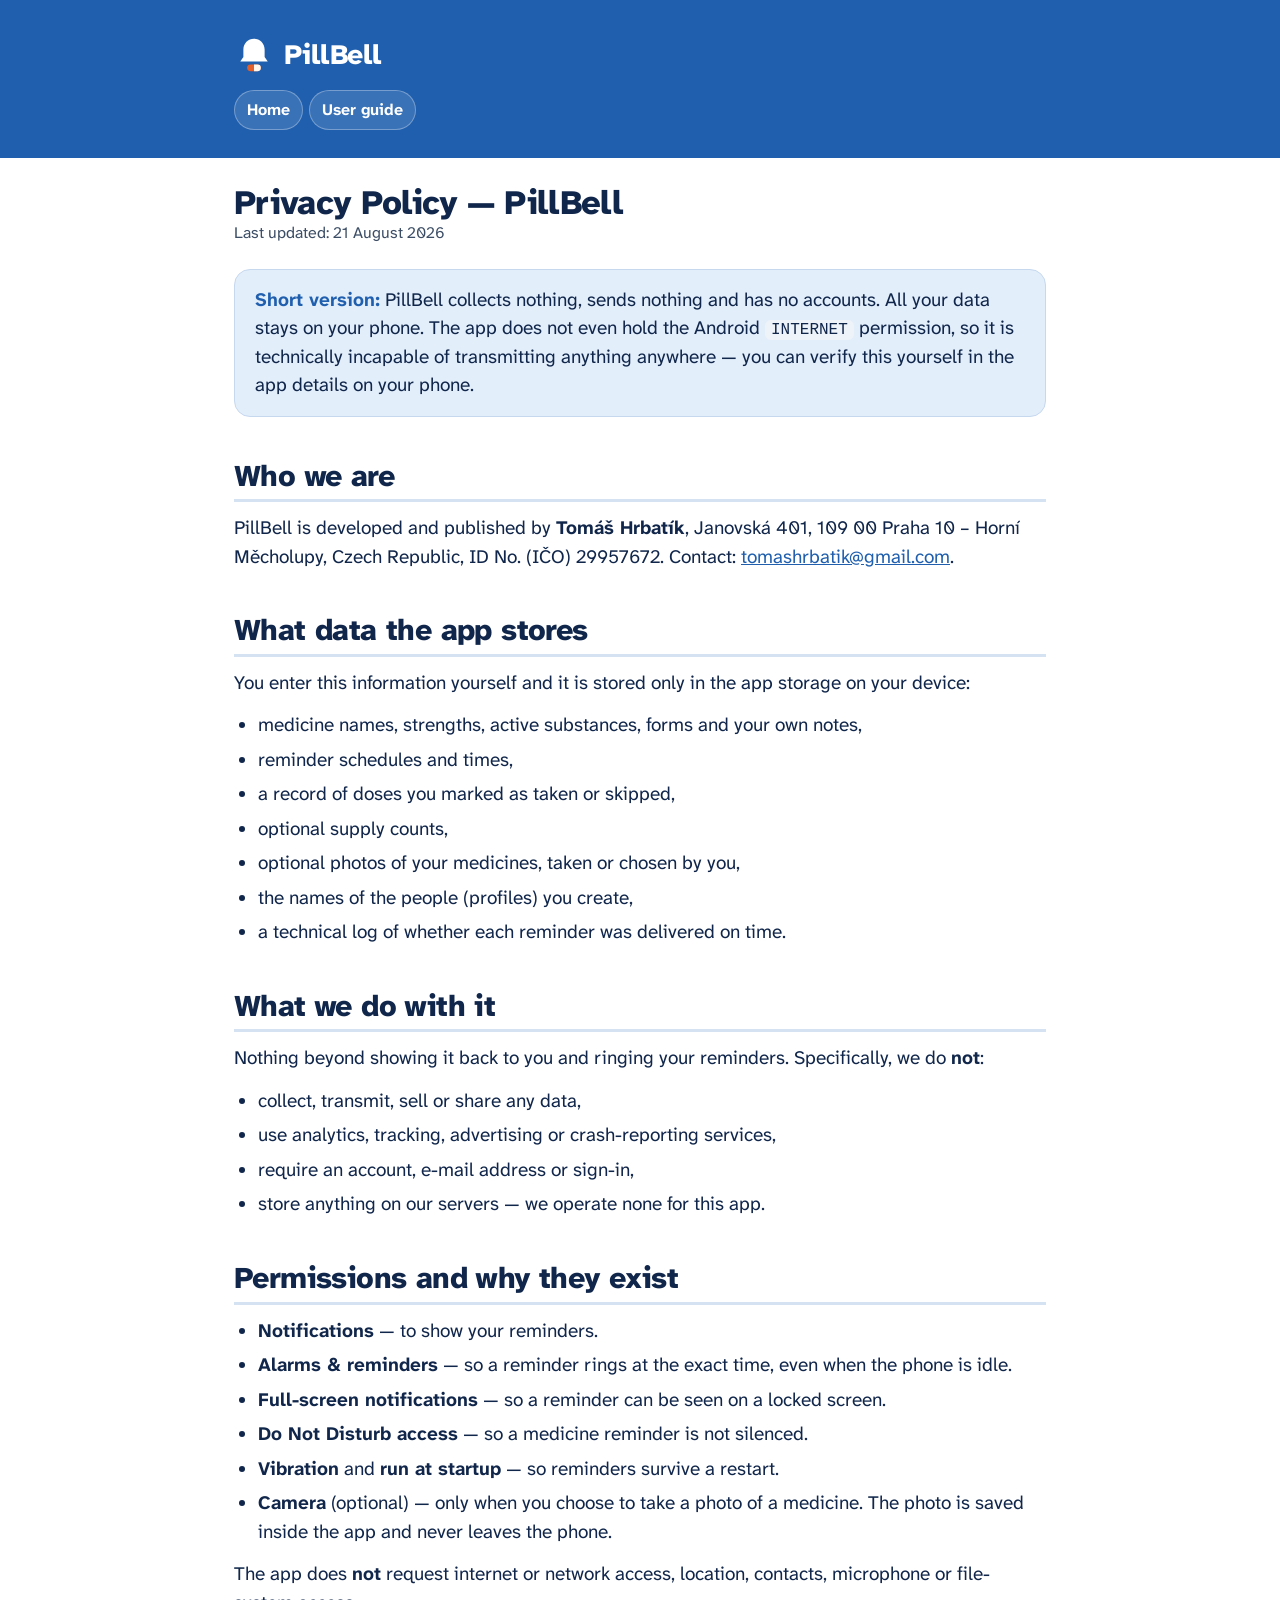
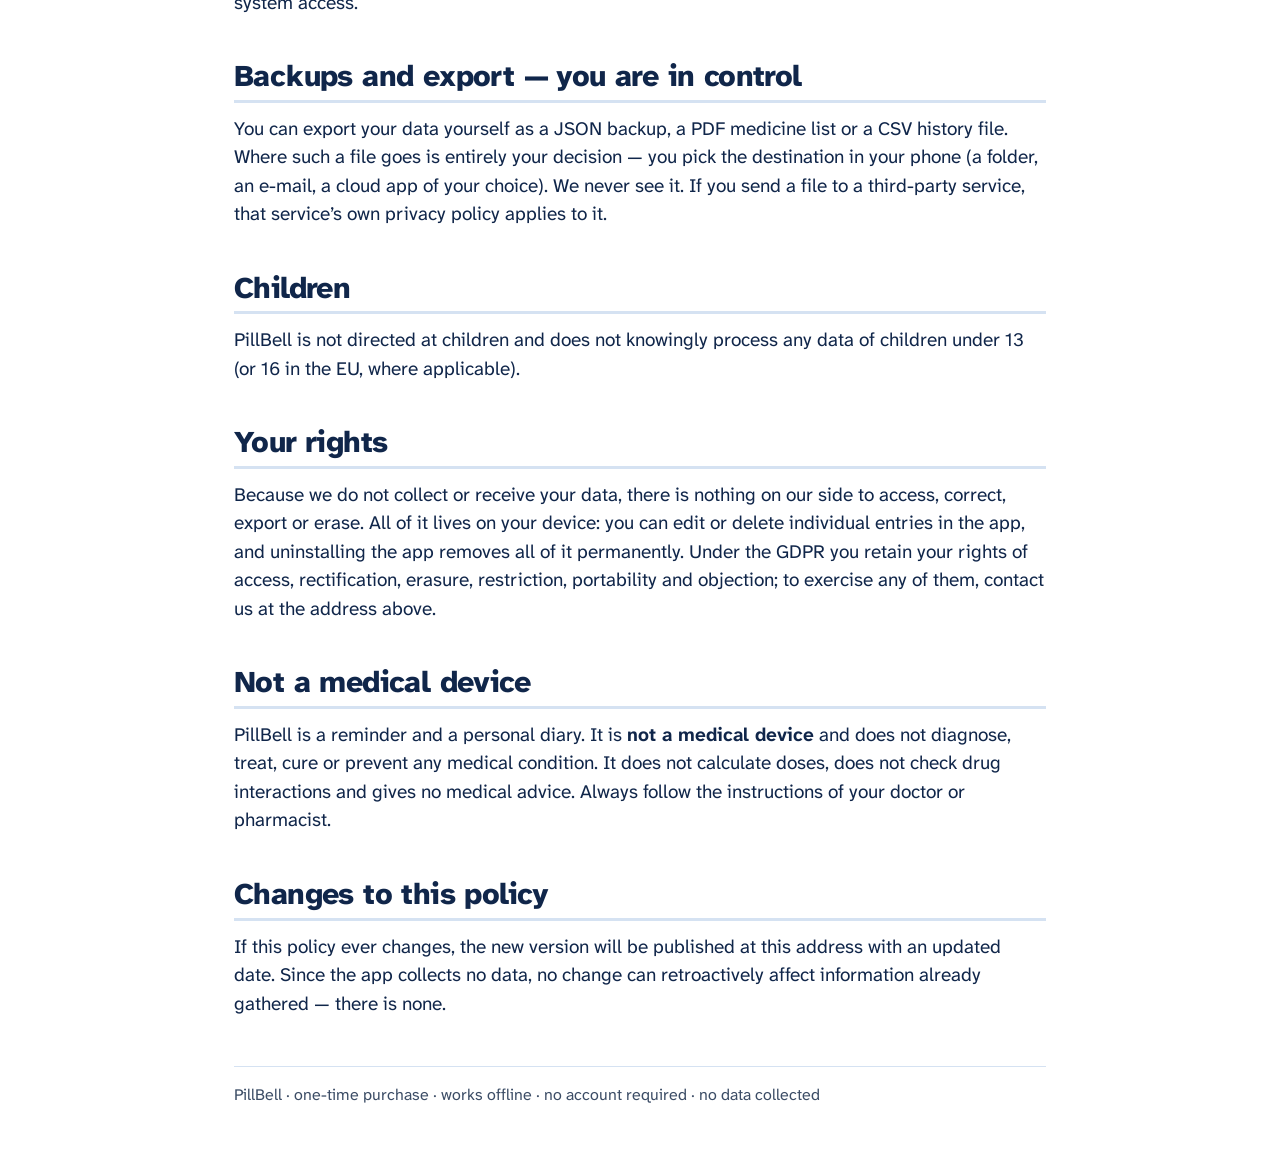
<file: privacy-policy.html>
<!doctype html>
<html lang="en">
<head>
<meta charset="utf-8">
<meta name="viewport" content="width=device-width, initial-scale=1">
<title>PillBell. Privacy Policy</title>
<meta name="description" content="PillBell collects nothing, sends nothing and has no accounts. Read the full privacy policy.">
<link rel="canonical" href="https://tomashrbatik-coder.github.io/pillbell-legal/privacy-policy.html">
<meta property="og:title" content="PillBell. Privacy Policy"><meta property="og:description" content="PillBell collects nothing, sends nothing and has no accounts. Read the full privacy policy."><meta property="og:type" content="website"><meta property="og:url" content="https://tomashrbatik-coder.github.io/pillbell-legal/privacy-policy.html">
<link rel="icon" href="data:image/svg+xml,%3Csvg xmlns='http://www.w3.org/2000/svg' viewBox='0 0 64 64'%3E%3Crect width='64' height='64' rx='14' fill='%231F5FAE'/%3E%3Cpath d='M32 8c-8.8 0-16 7.2-16 16v11l-4.5 7h41L48 35V24c0-8.8-7.2-16-16-16z' fill='%23fff'/%3E%3Crect x='21' y='46' width='22' height='11' rx='5.5' fill='%23E25F2B'/%3E%3C/svg%3E">
<link rel="stylesheet" href="fonts/atkinson.css?v=4d6b9b54">
<link rel="stylesheet" href="site.css?v=5934c645">
</head>
<body>
<header class="dochead">
  <div class="wrap">
    <a class="brand" href="index.html"><svg class="logo" width="40" height="40" viewBox="0 0 64 64" aria-hidden="true"><path d="M32 6c-9.4 0-17 7.6-17 17v12l-5 7.5h44L49 35V23c0-9.4-7.6-17-17-17z" fill="#fff"/><rect x="21" y="47" width="22" height="11" rx="5.5" fill="#E25F2B"/><path d="M32 47h5.5a5.5 5.5 0 0 1 0 11H32z" fill="#FFF7EE"/></svg>PillBell</a>
    <ul class="pills"><li><a href="index.html">Home</a></li><li><a href="guide.html">User guide</a></li></ul>
  </div>
</header>
<div class="doc">
<h1>Privacy Policy — PillBell</h1>
<p class="updated">Last updated: 21 August 2026</p>

<div class="box">
  <strong>Short version:</strong> PillBell collects nothing, sends nothing and has no
  accounts. All your data stays on your phone. The app does not even hold the Android
  <code>INTERNET</code> permission, so it is technically incapable of transmitting
  anything anywhere — you can verify this yourself in the app details on your phone.
</div>

<h2>Who we are</h2>
<p>
  PillBell is developed and published by <strong>Tomáš Hrbatík</strong>,
  Janovská 401, 109 00 Praha 10 – Horní Měcholupy, Czech Republic,
  ID No. (IČO) 29957672.
  Contact: <a href="mailto:tomashrbatik@gmail.com">tomashrbatik@gmail.com</a>.
</p>

<h2>What data the app stores</h2>
<p>
  You enter this information yourself and it is stored only in the app storage on your
  device:
</p>
<ul>
  <li>medicine names, strengths, active substances, forms and your own notes,</li>
  <li>reminder schedules and times,</li>
  <li>a record of doses you marked as taken or skipped,</li>
  <li>optional supply counts,</li>
  <li>optional photos of your medicines, taken or chosen by you,</li>
  <li>the names of the people (profiles) you create,</li>
  <li>a technical log of whether each reminder was delivered on time.</li>
</ul>

<h2>What we do with it</h2>
<p>
  Nothing beyond showing it back to you and ringing your reminders. Specifically, we
  do <strong>not</strong>:
</p>
<ul>
  <li>collect, transmit, sell or share any data,</li>
  <li>use analytics, tracking, advertising or crash-reporting services,</li>
  <li>require an account, e-mail address or sign-in,</li>
  <li>store anything on our servers — we operate none for this app.</li>
</ul>

<h2>Permissions and why they exist</h2>
<ul>
  <li><strong>Notifications</strong> — to show your reminders.</li>
  <li><strong>Alarms &amp; reminders</strong> — so a reminder rings at the exact time,
      even when the phone is idle.</li>
  <li><strong>Full-screen notifications</strong> — so a reminder can be seen on a
      locked screen.</li>
  <li><strong>Do Not Disturb access</strong> — so a medicine reminder is not silenced.</li>
  <li><strong>Vibration</strong> and <strong>run at startup</strong> — so reminders
      survive a restart.</li>
  <li><strong>Camera</strong> (optional) — only when you choose to take a photo of a
      medicine. The photo is saved inside the app and never leaves the phone.</li>
</ul>
<p>
  The app does <strong>not</strong> request internet or network access, location,
  contacts, microphone or file-system access.
</p>

<h2>Backups and export — you are in control</h2>
<p>
  You can export your data yourself as a JSON backup, a PDF medicine list or a CSV
  history file. Where such a file goes is entirely your decision — you pick the
  destination in your phone (a folder, an e-mail, a cloud app of your choice). We
  never see it. If you send a file to a third-party service, that service’s own
  privacy policy applies to it.
</p>

<h2>Children</h2>
<p>
  PillBell is not directed at children and does not knowingly process any data of
  children under 13 (or 16 in the EU, where applicable).
</p>

<h2>Your rights</h2>
<p>
  Because we do not collect or receive your data, there is nothing on our side to
  access, correct, export or erase. All of it lives on your device: you can edit or
  delete individual entries in the app, and uninstalling the app removes all of it
  permanently. Under the GDPR you retain your rights of access, rectification,
  erasure, restriction, portability and objection; to exercise any of them, contact
  us at the address above.
</p>

<h2>Not a medical device</h2>
<p>
  PillBell is a reminder and a personal diary. It is <strong>not a medical device</strong>
  and does not diagnose, treat, cure or prevent any medical condition. It does not
  calculate doses, does not check drug interactions and gives no medical advice.
  Always follow the instructions of your doctor or pharmacist.
</p>

<h2>Changes to this policy</h2>
<p>
  If this policy ever changes, the new version will be published at this address with
  an updated date. Since the app collects no data, no change can retroactively affect
  information already gathered — there is none.
</p>

<footer>
  PillBell · one-time purchase · works offline · no account required · no data collected
</footer>
</div>
</body>
</html>
</file>
<file: fonts/atkinson.css>
@font-face{font-family:'Atkinson Hyperlegible Next';font-style:normal;font-weight:400 800;font-display:swap;src:url(atkinson-next-latin-ext.woff2) format('woff2');unicode-range:U+0100-02BA, U+02BD-02C5, U+02C7-02CC, U+02CE-02D7, U+02DD-02FF, U+0304, U+0308, U+0329, U+1D00-1DBF, U+1E00-1E9F, U+1EF2-1EFF, U+2020, U+20A0-20AB, U+20AD-20C4, U+2113, U+2C60-2C7F, U+A720-A7FF;}
@font-face{font-family:'Atkinson Hyperlegible Next';font-style:normal;font-weight:400 800;font-display:swap;src:url(atkinson-next-latin.woff2) format('woff2');unicode-range:U+0000-00FF, U+0131, U+0152-0153, U+02BB-02BC, U+02C6, U+02DA, U+02DC, U+0304, U+0308, U+0329, U+2000-206F, U+20AC, U+2122, U+2191, U+2193, U+2212, U+2215, U+FEFF, U+FFFD;}
</file>
<file: site.css>
:root{--brand:#1F5FAE;--dark:#143D73;--night:#0E1B2B;--light:#E3EEFB;--ink:#10264A;--muted:#3C4D66;--sky:#DCE8F8;--orange:#E25F2B;--line:#D5E2F2}
*{box-sizing:border-box}
html{scroll-behavior:smooth}
body{margin:0;background:#fff;color:var(--ink);font-family:"Atkinson Hyperlegible Next","Atkinson Hyperlegible",system-ui,"Segoe UI",sans-serif;font-size:19px;line-height:1.5;-webkit-font-smoothing:antialiased;-webkit-text-size-adjust:100%}
a{color:var(--brand)}a:hover{color:var(--dark)}
img{max-width:100%;height:auto}
::selection{background:var(--orange);color:#fff}
:focus-visible{outline:3px solid var(--orange);outline-offset:3px}
.wrap{max-width:1280px;margin:0 auto;padding:0 24px}
h1,h2,h3{margin:0;font-weight:800;letter-spacing:-0.03em;line-height:1.02;text-wrap:balance}
p{margin:0}

/* top bar */
.top-sentinel{position:absolute;top:0;height:1px;width:1px}
.top{background:var(--brand);color:#fff;position:sticky;top:0;z-index:20;transition:box-shadow .3s ease}
.top.scrolled{box-shadow:0 10px 30px rgba(5,20,45,.35)}
section[id],footer[id]{scroll-margin-top:84px}
.top .wrap{display:flex;align-items:center;justify-content:space-between;gap:16px;min-height:76px}
.brand{display:flex;align-items:center;gap:10px;text-decoration:none;color:#fff;font-size:28px;font-weight:800;letter-spacing:-0.02em}
.brand:hover{color:#fff}
.menu{display:flex;gap:26px}
.menu a{color:#fff;text-decoration:none;font-size:19px;font-weight:700;padding:8px 2px;border-bottom:3px solid transparent}
.menu a:hover{border-bottom-color:#fff;color:#fff}
.langs{display:flex;gap:4px}
.langs a{color:#fff;text-decoration:none;font-weight:700;font-size:16px;padding:6px 9px;border-radius:999px;opacity:.85}
.langs a:hover{opacity:1;background:rgba(255,255,255,.16);color:#fff}
.langs a[aria-current]{opacity:1;background:#fff;color:var(--dark)}
.tools{display:flex;align-items:center;gap:14px}

/* buttons, chips */
.btn{display:inline-flex;align-items:center;justify-content:center;gap:12px;min-height:60px;padding:0 26px;border-radius:999px;font-size:21px;font-weight:700;text-decoration:none;transition:background .15s ease,transform .15s ease,box-shadow .15s ease;white-space:nowrap}
.btn:active{transform:scale(.98)}
.btn.orange{background:var(--orange);color:#fff;box-shadow:0 10px 24px rgba(0,0,0,.22)}
.btn.orange:hover{background:#D4531F;color:#fff;box-shadow:0 14px 30px rgba(0,0,0,.28)}
.btn.ghost{border:3px solid rgba(255,255,255,.85);color:#fff}
.btn.ghost:hover{background:rgba(255,255,255,.12);color:#fff}
.btn.white{background:#fff;color:var(--dark)}
.btn.white:hover{background:var(--light);color:var(--dark)}
.btn.sm{min-height:48px;padding:0 20px;font-size:18px}
.chip{display:inline-flex;align-items:center;min-height:52px;padding:0 22px;border-radius:999px;background:var(--orange);color:#fff;font-weight:700;font-size:20px}

/* hero */
.hero{position:relative;overflow:hidden;background:var(--brand);color:#fff}
.hero .wrap{display:grid;grid-template-columns:minmax(0,6fr) minmax(0,6fr);min-height:760px}
.hero .copy{display:flex;flex-direction:column;justify-content:center;gap:28px;padding:64px 24px 64px 0;position:relative;z-index:2}
.hero h1{font-size:clamp(48px,7vw,96px);line-height:1.0;letter-spacing:-0.035em}
.hero .sub{font-size:clamp(21px,2vw,27px);line-height:1.4;max-width:560px;color:var(--sky)}
.hero .ctas{display:flex;flex-wrap:wrap;gap:16px}
.hero .art{position:relative;min-height:760px}
.blister{position:absolute;right:-80px;top:110px;width:300px;height:500px;transform:rotate(16deg)}
.frame{background:var(--night);border-radius:34px;padding:9px;box-shadow:0 26px 60px rgba(0,0,0,.4),0 0 0 2px rgba(255,255,255,.08)}
.frame img{display:block;width:100%;border-radius:26px}
.hero .frame{position:absolute;left:150px;top:70px;width:330px;transform:rotate(-10deg)}
.hero .chip{position:absolute;left:10px;bottom:120px;font-size:22px;min-height:56px;padding:0 24px;box-shadow:0 10px 24px rgba(0,0,0,.25)}

/* panel wall */
.wall{background:var(--dark);padding:72px 0}
.wall .wrap{display:grid;grid-template-columns:repeat(12,minmax(0,1fr));gap:24px}
.tile{position:relative;overflow:hidden;border-radius:32px;display:flex;flex-direction:column;gap:12px;padding:44px 44px 0;height:560px;background:var(--brand);color:#fff}
.tile.light{background:var(--light);color:var(--ink)}
.tile h2{font-size:clamp(30px,3vw,44px)}
.tile p{font-size:21px;line-height:1.4;color:var(--sky);max-width:420px}
.tile.light p{color:var(--muted)}
.tile.w7{grid-column:span 7}.tile.w5{grid-column:span 5}
.tile .frame{position:absolute;bottom:-200px;width:300px;transition:transform .5s cubic-bezier(.16,1,.3,1)}
.tile.w7 .frame{right:40px;transform:rotate(8deg)}
.tile.w7.alt .frame{transform:rotate(-8deg)}
.tile.w5 .frame{left:50%;margin-left:-120px;width:240px;bottom:-250px}
.tile.w5.alt .frame{transform:rotate(-6deg)}
.tile:hover .frame{transform:translateY(-26px) rotate(0deg)}

/* privacy */
.privacy{background:var(--light);color:var(--ink);padding:88px 0}
.privacy .wrap{display:grid;grid-template-columns:minmax(0,6fr) minmax(0,6fr);gap:56px;align-items:center}
.privacy h2,.price h2,.rel h2{font-size:clamp(38px,5vw,64px);line-height:1.0;letter-spacing:-0.035em}
.privacy .copy{display:flex;flex-direction:column;gap:22px}
.privacy p{font-size:24px;line-height:1.45;color:var(--muted);max-width:540px}
.privacy .link{font-size:22px;font-weight:700}
.chips{display:flex;flex-wrap:wrap;gap:14px;align-content:center}
.chips .chip.blue{background:var(--brand)}

/* price + languages */
.price{background:var(--brand);color:#fff;padding:88px 0}
.price .wrap{display:flex;flex-direction:column;gap:40px}
.price p{font-size:24px;line-height:1.45;color:var(--sky);max-width:760px}
.flags{display:grid;grid-template-columns:repeat(5,minmax(0,1fr));gap:14px;list-style:none;margin:0;padding:0}
.flags a{display:flex;align-items:center;gap:12px;min-height:60px;padding:0 18px;border-radius:999px;background:rgba(255,255,255,.12);border:2px solid rgba(255,255,255,.35);color:#fff;text-decoration:none;font-size:20px;font-weight:700}
.flags a:hover{background:rgba(255,255,255,.22);color:#fff}
.flag{flex:none}

/* reliability */
.rel{background:var(--dark);color:#fff;padding:88px 0;overflow:hidden}
.rel .wrap{display:grid;grid-template-columns:minmax(0,7fr) minmax(0,5fr);gap:48px;align-items:center}
.rel .copy{display:flex;flex-direction:column;gap:22px}
.rel p{font-size:24px;line-height:1.45;color:var(--sky);max-width:600px}
.rel .frame{width:300px;justify-self:center;transform:rotate(6deg)}

/* footer */
.foot{background:var(--night);color:#fff;padding:56px 0 44px}
.foot .wrap{display:flex;flex-direction:column;gap:32px}
.foot .cols{display:grid;grid-template-columns:repeat(3,minmax(0,1fr));gap:36px;font-size:20px;line-height:1.5}
.foot .cols div{display:flex;flex-direction:column;gap:6px}
.foot strong{font-size:24px}
.foot a{color:#fff;text-decoration:underline;text-underline-offset:4px}
.foot a:hover{color:#FFD9C7}
.foot .note{color:#B9C7DA}
.foot .legal{font-size:17px;line-height:1.5;color:#B9C7DA;max-width:900px;border-top:1px solid rgba(255,255,255,.2);padding-top:22px}

/* motion: reveals on entry, scroll-driven where the browser can */
.reveal{opacity:0;transform:translateY(24px);transition:opacity .7s cubic-bezier(.16,1,.3,1),transform .7s cubic-bezier(.16,1,.3,1)}
.reveal.in{opacity:1;transform:none}
.js .chips.reveal .chip,.js .flags.reveal li{opacity:0;translate:0 16px;transition:opacity .6s cubic-bezier(.16,1,.3,1),translate .6s cubic-bezier(.16,1,.3,1);transition-delay:var(--d,0s)}
.js .chips.in .chip,.js .flags.in li{opacity:1;translate:0 0}
.chips .chip:nth-child(2),.flags li:nth-child(2){--d:.07s}.chips .chip:nth-child(3),.flags li:nth-child(3){--d:.14s}.chips .chip:nth-child(4),.flags li:nth-child(4){--d:.21s}.chips .chip:nth-child(5),.flags li:nth-child(5){--d:.28s}
.flags li:nth-child(6){--d:.35s}.flags li:nth-child(7){--d:.42s}.flags li:nth-child(8){--d:.49s}.flags li:nth-child(9){--d:.56s}.flags li:nth-child(10){--d:.63s}
.hero .copy>*{animation:rise .8s cubic-bezier(.16,1,.3,1) both}
.hero .copy>*:nth-child(2){animation-delay:.08s}.hero .copy>*:nth-child(3){animation-delay:.16s}
.hero .art>*{animation:fade 1s cubic-bezier(.16,1,.3,1) .2s both}
.hero .chip{animation:fade 1s cubic-bezier(.16,1,.3,1) .2s both,ring .9s ease-in-out 1.3s 2}
.brand .logo{transform-origin:50% 12%}
.brand:hover .logo{animation:ring .9s ease-in-out}
@keyframes rise{from{opacity:0;transform:translateY(28px)}to{opacity:1;transform:none}}
@keyframes fade{from{opacity:0}to{opacity:1}}
@keyframes ring{0%,100%{rotate:0deg}15%{rotate:-7deg}30%{rotate:6deg}45%{rotate:-5deg}60%{rotate:4deg}75%{rotate:-2deg}}
html:not(.js) .reveal{opacity:1;transform:none}
@supports (animation-timeline: view()){
  .tile .frame{animation:tile-rise linear both;animation-timeline:view();animation-range:entry 5% entry 60%}
  @keyframes tile-rise{from{translate:0 140px;opacity:.2}to{translate:0 0;opacity:1}}
  .rel .frame{animation:slide-in linear both;animation-timeline:view();animation-range:entry 0% entry 55%}
  @keyframes slide-in{from{translate:120px 0;rotate:14deg;opacity:0}to{translate:0 0;rotate:0deg;opacity:1}}
  .blister .pill{animation:pill-take linear both;animation-timeline:scroll(root)}
  @keyframes pill-take{0%{opacity:1;translate:0 0}60%{opacity:1;translate:0 -4px}100%{opacity:0;translate:0 -18px}}
  .hero .art .blister{animation:fade 1s cubic-bezier(.16,1,.3,1) .2s both,blister-drift linear both;animation-timeline:auto,scroll(root);animation-range:normal,0px 800px}
  @keyframes blister-drift{from{translate:0 0}to{translate:0 -120px}}
}
@media (prefers-reduced-motion:reduce){
  .reveal,.hero .copy>*,.hero .art>*,.hero .chip,.brand:hover .logo,.tile .frame,.rel .frame,.blister,.blister .pill{animation:none;opacity:1;transition:none}
  .reveal,.hero .copy>*{transform:none}
  .js .chips.reveal .chip,.js .flags.reveal li{opacity:1;translate:0 0;transition:none}
  .tile:hover .frame{transform:none}
}

/* guide + privacy pages */
.doc{max-width:860px;margin:0 auto;padding:28px 24px 64px;font-size:19px}
.doc h2{font-size:30px;margin:44px 0 12px;padding-bottom:8px;border-bottom:3px solid var(--line);letter-spacing:-0.02em}
.doc h1{font-size:34px;letter-spacing:-0.02em}
.doc p{margin:0 0 14px}
.doc ul{padding-left:24px;margin:0 0 14px}
.doc li{margin-bottom:6px}
.doc .toc{background:var(--light);border-radius:18px;padding:18px 24px;line-height:1.8}
.doc .toc a{color:var(--brand);text-decoration:none;font-weight:700}
.doc .toc a:hover{text-decoration:underline}
.doc .tip,.doc .warn{border-radius:16px;padding:14px 18px;margin:14px 0}
.doc .tip{background:var(--light);border:1px solid #C6D8EE}
.doc .warn{background:#FDF0E7;border:1px solid #F0C7AE}
.doc .shot{text-align:center;margin:20px 0 8px}
.doc .shot img{width:300px;max-width:88%;border-radius:22px;box-shadow:0 12px 30px rgba(20,40,70,.2)}
.doc .box{background:var(--light);border:1px solid #C6D8EE;border-radius:16px;padding:16px 20px;margin:24px 0}
.doc .box strong{color:var(--brand)}
.doc .updated{color:var(--muted);font-size:16px;margin-bottom:24px}
.doc code{background:#EEF3F9;padding:1px 6px;border-radius:6px;font-size:16px}
.doc footer{margin-top:48px;color:var(--muted);font-size:16px;border-top:1px solid var(--line);padding-top:16px}
.dochead{background:var(--brand);color:#fff;padding:34px 0 28px}
.dochead .wrap{display:flex;flex-direction:column;gap:14px;max-width:860px}
.dochead h1{font-size:clamp(30px,4vw,40px);letter-spacing:-0.03em}
.dochead .tag{color:var(--sky);font-size:20px}
.dochead .pills{display:flex;flex-wrap:wrap;gap:6px;list-style:none;margin:0;padding:0}
.dochead .pills a{display:inline-flex;align-items:center;gap:8px;min-height:40px;padding:0 12px;border-radius:999px;color:#fff;text-decoration:none;font-weight:700;font-size:16px;background:rgba(255,255,255,.12);border:1px solid rgba(255,255,255,.3)}
.dochead .pills a:hover{background:rgba(255,255,255,.24);color:#fff}
.dochead .pills a[aria-current]{background:#fff;color:var(--dark)}
.docfoot{text-align:center;color:var(--muted);font-size:16px;padding:24px 16px 44px;line-height:1.6}
.docfoot a{color:var(--brand)}

@media (max-width:1000px){
  .menu{display:none}
  .hero .wrap{grid-template-columns:1fr;min-height:0}
  .hero .copy{padding:56px 0 24px}
  .hero .art{min-height:600px}
  .hero .frame{left:50%;margin-left:-150px;width:300px;top:40px}
  .hero .chip{left:24px;bottom:40px}
  .blister{right:-120px;top:260px}
  .wall .wrap{grid-template-columns:1fr}
  .tile.w7,.tile.w5{grid-column:auto;height:520px;padding:36px 32px 0}
  .tile .frame,.tile.w7 .frame,.tile.w5 .frame{left:50%;right:auto;margin-left:-125px;width:250px;bottom:-230px}
  .privacy .wrap,.rel .wrap{grid-template-columns:1fr}
  .flags{grid-template-columns:repeat(2,minmax(0,1fr))}
  .foot .cols{grid-template-columns:1fr}
}
@media (max-width:520px){
  .top .wrap{min-height:64px}
  .brand{font-size:24px}
  .tools .btn{display:none}
  .btn{min-height:56px;padding:0 20px;font-size:19px;white-space:normal;text-align:center}
  .flags{grid-template-columns:1fr}
  .hero .frame{width:260px;margin-left:-130px}
  .blister{display:none}
  .privacy p,.price p,.rel p{font-size:21px}
}
</file>
